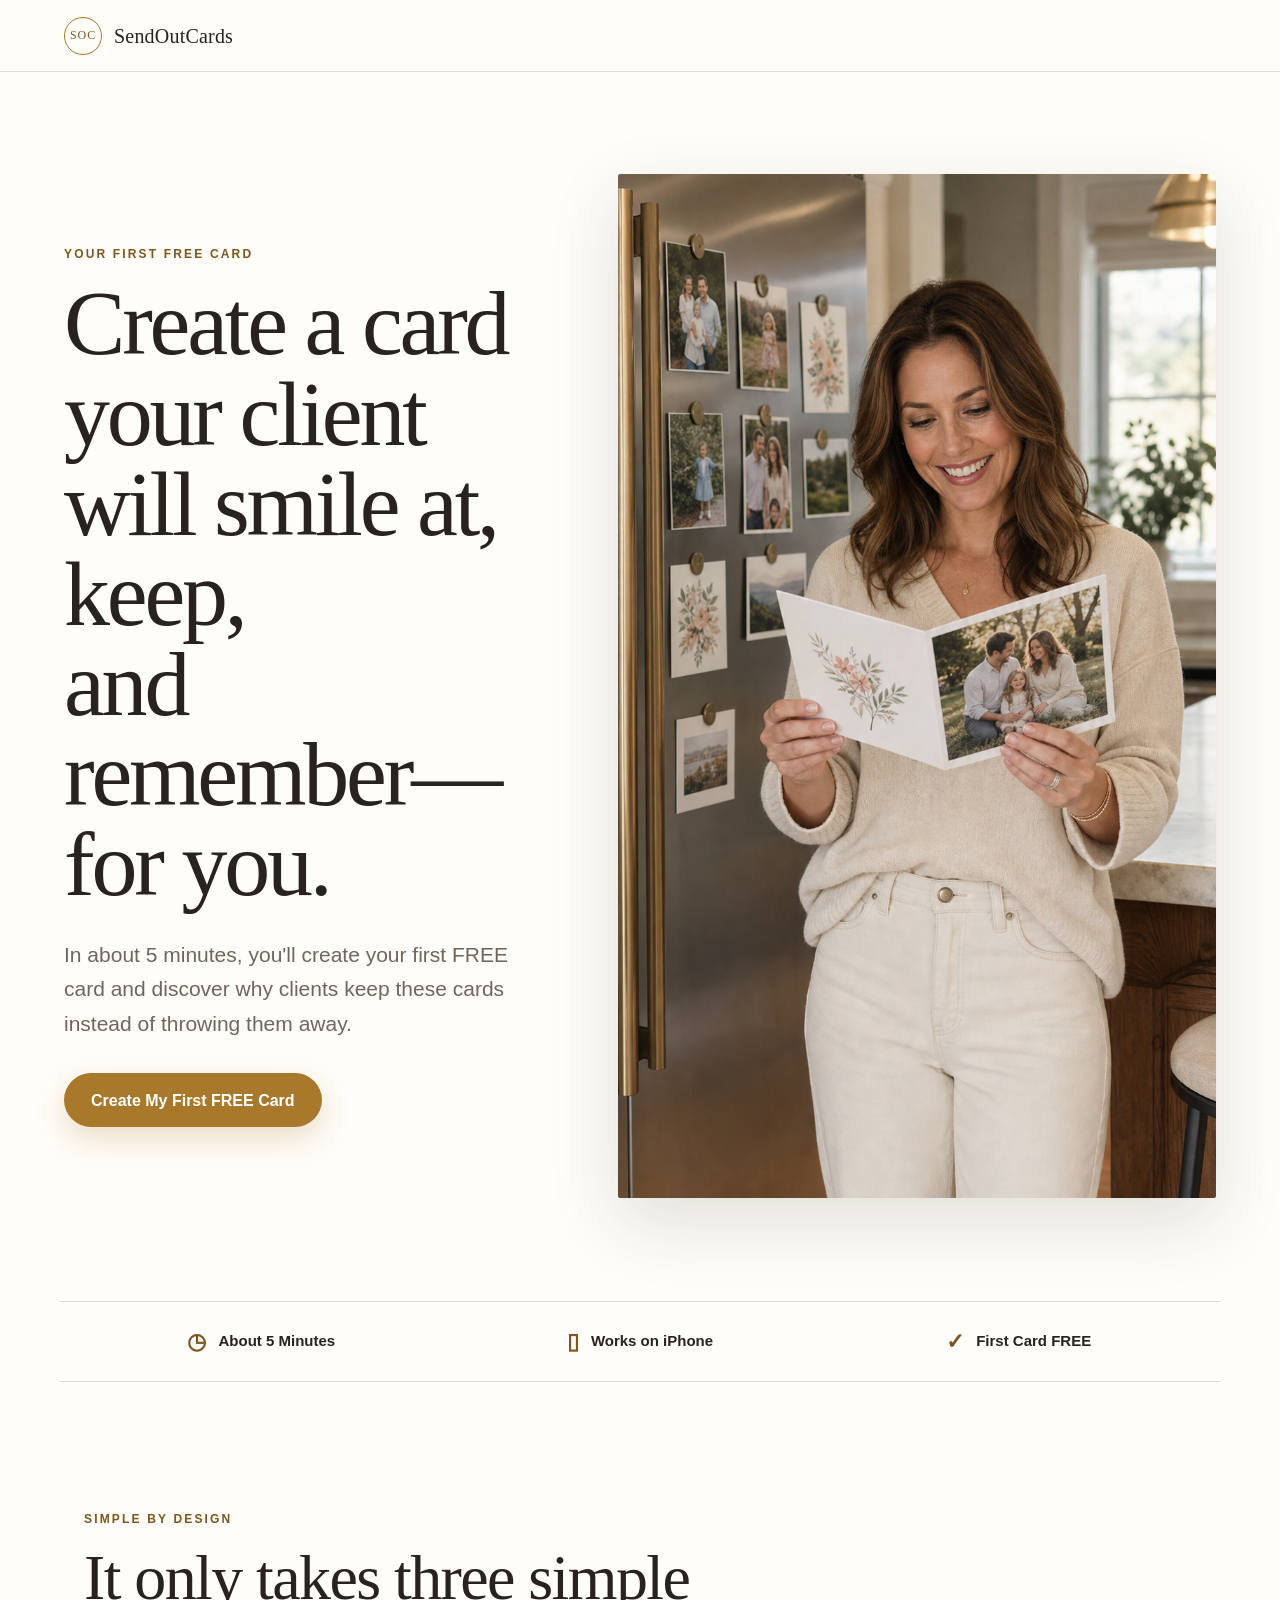
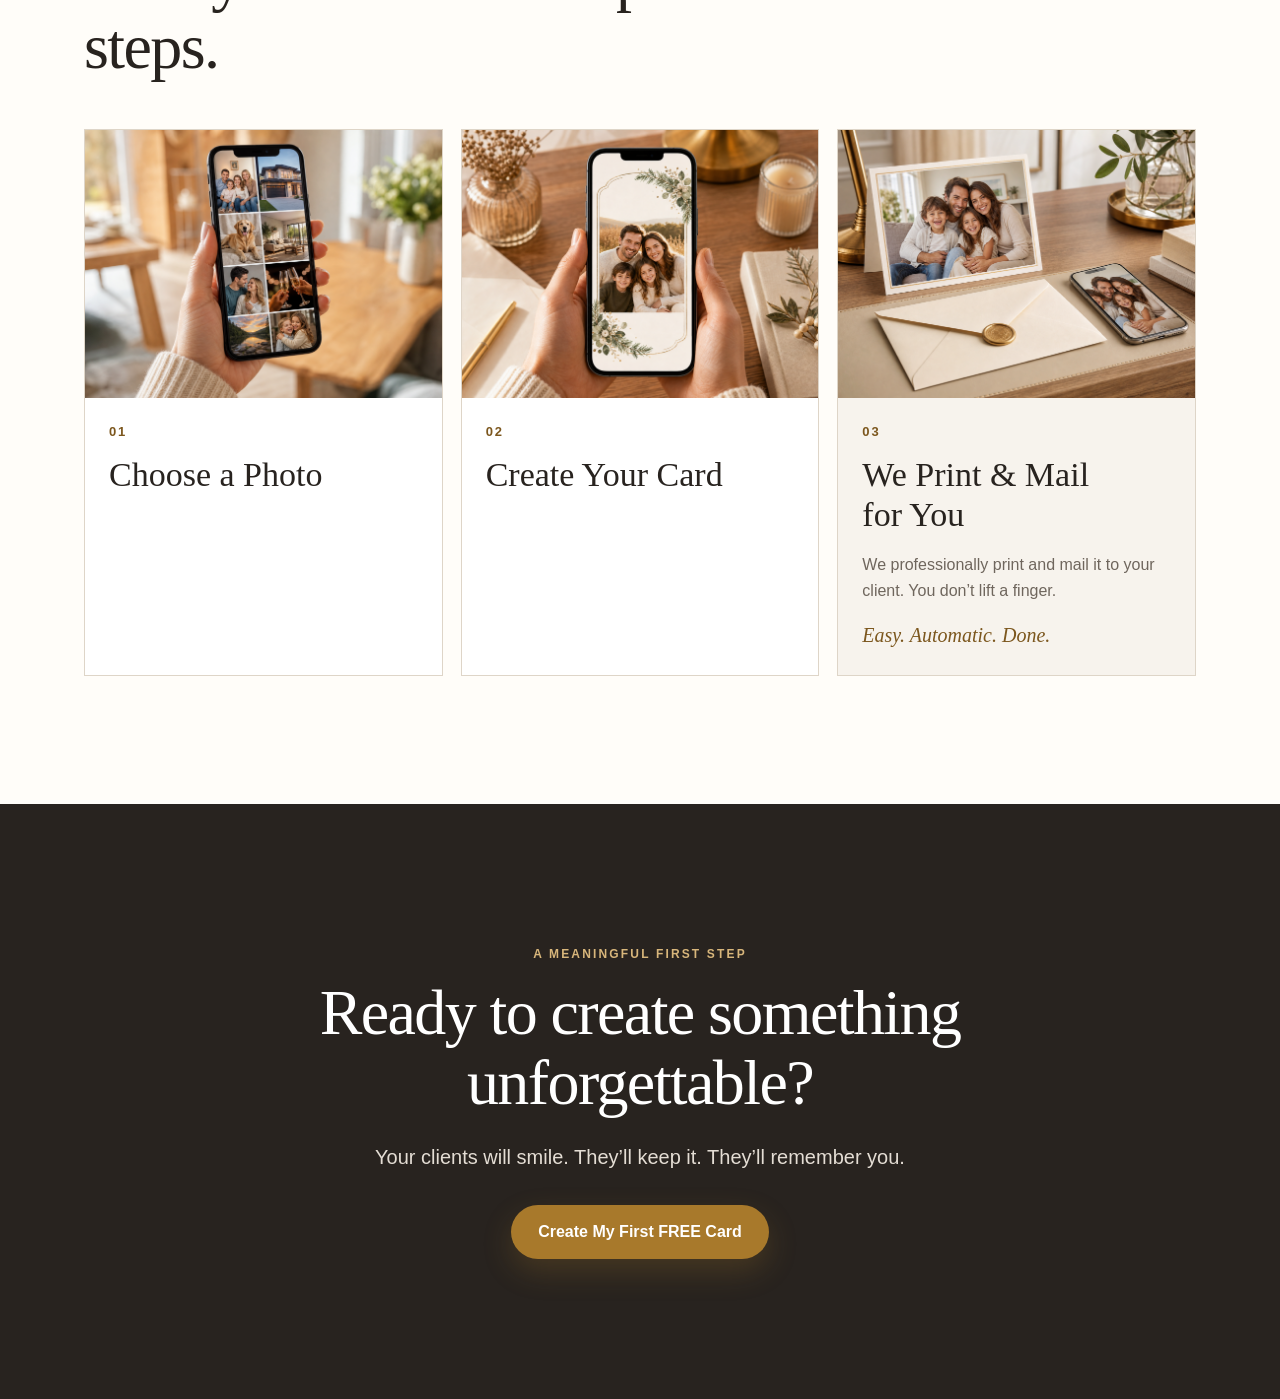
<file: Engines/First-FREE-Card-Experience/Production/Landing-Page/index.html>
<!doctype html>
<html lang="en">
<head>
  <meta charset="utf-8">
  <meta name="viewport" content="width=device-width, initial-scale=1">
  <meta name="description" content="Create your first FREE card in about five minutes and discover why clients keep these cards.">
  <title>Create My First FREE Card</title>
  <link rel="stylesheet" href="styles.css">
</head>
<body>
  <header class="site-header" aria-label="SendOutCards">
    <a class="wordmark" href="#top" aria-label="SendOutCards home">
      <span class="wordmark-mark" aria-hidden="true">SOC</span>
      <span class="wordmark-name">SendOutCards</span>
    </a>
  </header>

  <main id="top">
    <section class="hero" aria-labelledby="hero-title">
      <div class="hero-copy">
        <p class="eyebrow">Your first FREE card</p>
        <h1 id="hero-title">Create a card your client will smile at,<br>keep,<br>and remember—for you.</h1>
        <p class="hero-subheadline">In about 5 minutes, you'll create your first FREE card and discover why clients keep these cards instead of throwing them away.</p>
        <a class="button button-primary" href="https://www.SendOutCards.com/u/StayInTouch">Create My First FREE Card</a>
      </div>

      <figure class="hero-image">
        <picture>
          <source media="(max-width: 719px)" srcset="assets/hero-client-card-mobile.png">
          <img src="assets/hero-client-card-v2.png" alt="Smiling homeowner reading a personalized photo card beside a refrigerator displaying family photos and cards" width="1536" height="1024">
        </picture>
      </figure>
    </section>

    <section class="trust-strip" aria-label="What to expect">
      <div class="trust-item">
        <span class="trust-icon" aria-hidden="true">◷</span>
        <span>About 5 Minutes</span>
      </div>
      <div class="trust-item">
        <span class="trust-icon" aria-hidden="true">▯</span>
        <span>Works on iPhone</span>
      </div>
      <div class="trust-item">
        <span class="trust-icon" aria-hidden="true">✓</span>
        <span>First Card FREE</span>
      </div>
    </section>

    <section class="how-it-works" aria-labelledby="steps-title">
      <div class="section-heading">
        <p class="eyebrow">Simple by design</p>
        <h2 id="steps-title">It only takes three simple steps.</h2>
      </div>

      <ol class="steps">
        <li class="step">
          <div class="step-media">
            <img src="assets/step-1-choose-photo.png" alt="iPhone displaying a selection of personal photos" width="1448" height="1086" loading="lazy">
          </div>
          <div class="step-copy">
            <div class="step-heading">
              <span class="step-number">01</span>
              <h3>Choose a Photo</h3>
            </div>
          </div>
        </li>
        <li class="step">
          <div class="step-media">
            <img src="assets/step-2-create-card.png" alt="Personalized photo card preview displayed on an iPhone" width="1448" height="1086" loading="lazy">
          </div>
          <div class="step-copy">
            <div class="step-heading">
              <span class="step-number">02</span>
              <h3>Create Your Card</h3>
            </div>
          </div>
        </li>
        <li class="step step-featured">
          <div class="step-media">
            <img src="assets/step-3-print-mail.png" alt="Professionally printed personalized photo card with an envelope and matching phone preview" width="1448" height="1086" loading="lazy">
          </div>
          <div class="step-copy">
            <div class="step-heading">
              <span class="step-number">03</span>
              <h3>We Print &amp; Mail for You</h3>
            </div>
            <p>We professionally print and mail it to your client. You don’t lift a finger.</p>
            <p class="accent-line">Easy. Automatic. Done.</p>
          </div>
        </li>
      </ol>
    </section>

    <section class="closing" aria-labelledby="closing-title">
      <div class="closing-inner">
        <p class="eyebrow">A meaningful first step</p>
        <h2 id="closing-title">Ready to create something unforgettable?</h2>
        <p>Your clients will smile. They’ll keep it. They’ll remember you.</p>
        <a class="button button-primary" href="https://www.SendOutCards.com/u/StayInTouch">Create My First FREE Card</a>
      </div>
    </section>
  </main>

  <script src="script.js"></script>
</body>
</html>
</file>
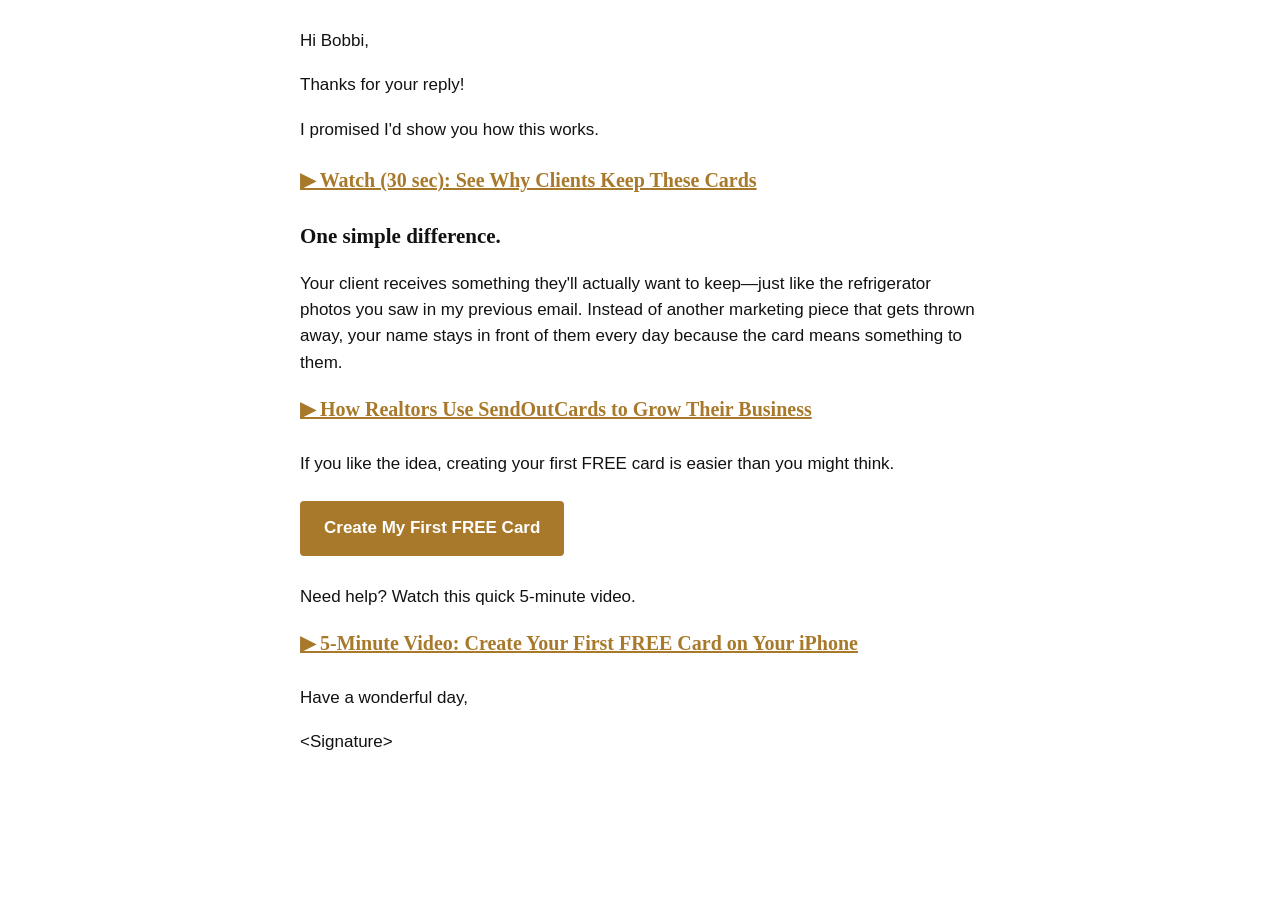
<file: Engines/Second-Impression/Email-2-V1.4.html>
<!doctype html>
<!-- Email #2 V1.4 -->
<html lang="en">
<head>
  <meta charset="utf-8">
  <meta name="viewport" content="width=device-width, initial-scale=1">
  <title>Here's the 30-second idea I promised</title>
  <style>
    @media only screen and (max-width: 600px) {
      .free-card-button {
        font-size: 19px !important;
        padding: 17px 28px !important;
      }
    }
  </style>
</head>
<body style="margin:0; padding:0; background-color:#ffffff; color:#121212; font-family:Arial, Helvetica, sans-serif;">
  <table role="presentation" width="100%" cellspacing="0" cellpadding="0" border="0" style="background-color:#ffffff;">
    <tr>
      <td align="center" style="padding:28px 16px;">
        <table role="presentation" width="100%" cellspacing="0" cellpadding="0" border="0" style="max-width:680px; border-collapse:collapse;">
          <tr>
            <td style="font-size:17px; line-height:1.55; color:#121212;">
              <p style="margin:0 0 18px;">Hi Bobbi,</p>
              <p style="margin:0 0 18px;">Thanks for your reply!</p>
              <p style="margin:0 0 22px;">I promised I'd show you how this works.</p>
              <p style="margin:0 0 24px;"><a href="https://youtu.be/E0pFkcpwpJg?is=s7Nmn8d_UT-2QA-m" style="color:#a8792b; font-family:Georgia, 'Times New Roman', serif; font-size:20px; font-weight:bold; text-decoration:underline;">▶ Watch (30 sec): See Why Clients Keep These Cards</a></p>
              <p style="margin:0 0 18px; font-family:Georgia, 'Times New Roman', serif; font-size:21px; font-weight:bold;">One simple difference.</p>
              <p style="margin:0 0 18px;">Your client receives something they'll actually want to keep—just like the refrigerator photos you saw in my previous email. Instead of another marketing piece that gets thrown away, your name stays in front of them every day because the card means something to them.</p>
              <p style="margin:0 0 26px;"><a href="https://www.youtube.com/watch?v=L1_nKfAYxtg" style="color:#a8792b; font-family:Georgia, 'Times New Roman', serif; font-size:20px; font-weight:bold; text-decoration:underline;">▶ How Realtors Use SendOutCards to Grow Their Business</a></p>
              <p style="margin:0 0 24px;">If you like the idea, creating your first FREE card is easier than you might think.</p>
              <table role="presentation" cellspacing="0" cellpadding="0" border="0" style="margin:0 0 28px;">
                <tr>
                  <td align="center" bgcolor="#a8792b" style="border-radius:4px;"><a class="free-card-button" href="https://junelynne168.github.io/SOC-Central-System/" style="display:inline-block; padding:14px 24px; color:#ffffff; font-family:Arial, Helvetica, sans-serif; font-size:17px; font-weight:bold; text-decoration:none;">Create My First FREE Card</a></td>
                </tr>
              </table>
              <p style="margin:0 0 18px;">Need help? Watch this quick 5-minute video.</p>
              <p style="margin:0 0 26px;"><a href="https://youtu.be/1IKlZND7FLA?is=LOCWIK3v5B-2LGZ0" style="color:#a8792b; font-family:Georgia, 'Times New Roman', serif; font-size:20px; font-weight:bold; text-decoration:underline;">▶ 5-Minute Video: Create Your First FREE Card on Your iPhone</a></p>
              <p style="margin:0 0 18px;">Have a wonderful day,</p>
              <p style="margin:0;">&lt;Signature&gt;</p>
            </td>
          </tr>
        </table>
      </td>
    </tr>
  </table>
</body>
</html>
</file>
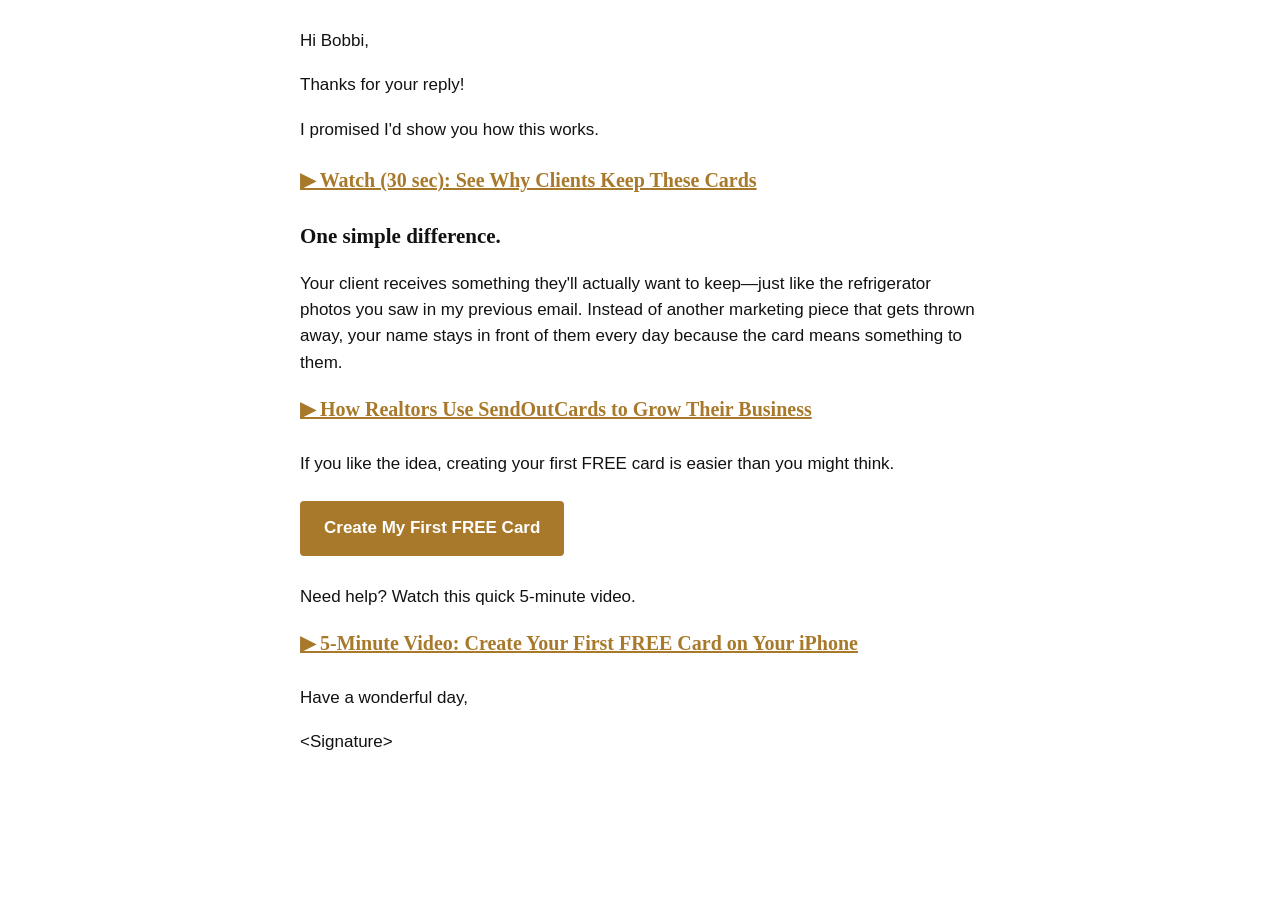
<file: Engines/Second-Impression/Email-2-V1.5.html>
<!doctype html>
<!-- Email #2 V1.5 -->
<html lang="en">
<head>
  <meta charset="utf-8">
  <meta name="viewport" content="width=device-width, initial-scale=1">
  <title>Here's the 30-second idea I promised</title>
  <style>
    @media only screen and (max-width: 600px) {
      .free-card-button {
        font-size: 19px !important;
        padding: 17px 28px !important;
      }
    }
  </style>
</head>
<body style="margin:0; padding:0; background-color:#ffffff; color:#121212; font-family:Arial, Helvetica, sans-serif;">
  <table role="presentation" width="100%" cellspacing="0" cellpadding="0" border="0" style="background-color:#ffffff;">
    <tr>
      <td align="center" style="padding:28px 16px;">
        <table role="presentation" width="100%" cellspacing="0" cellpadding="0" border="0" style="max-width:680px; border-collapse:collapse;">
          <tr>
            <td style="font-size:17px; line-height:1.55; color:#121212;">
              <p style="margin:0 0 18px;">Hi Bobbi,</p>
              <p style="margin:0 0 18px;">Thanks for your reply!</p>
              <p style="margin:0 0 22px;">I promised I'd show you how this works.</p>
              <p style="margin:0 0 24px;"><a href="https://youtu.be/E0pFkcpwpJg?is=s7Nmn8d_UT-2QA-m" style="color:#a8792b; font-family:Georgia, 'Times New Roman', serif; font-size:20px; font-weight:bold; text-decoration:underline;">▶ Watch (30 sec): See Why Clients Keep These Cards</a></p>
              <p style="margin:0 0 18px; font-family:Georgia, 'Times New Roman', serif; font-size:21px; font-weight:bold;">One simple difference.</p>
              <p style="margin:0 0 18px;">Your client receives something they'll actually want to keep—just like the refrigerator photos you saw in my previous email. Instead of another marketing piece that gets thrown away, your name stays in front of them every day because the card means something to them.</p>
              <p style="margin:0 0 26px;"><a href="https://www.youtube.com/watch?v=L1_nKfAYxtg" style="color:#a8792b; font-family:Georgia, 'Times New Roman', serif; font-size:20px; font-weight:bold; text-decoration:underline;">▶ How Realtors Use SendOutCards to Grow Their Business</a></p>
              <p style="margin:0 0 24px;">If you like the idea, creating your first FREE card is easier than you might think.</p>
              <table role="presentation" cellspacing="0" cellpadding="0" border="0" style="margin:0 0 28px;">
                <tr>
                  <td align="center" bgcolor="#a8792b" style="border-radius:4px;"><a class="free-card-button" href="https://junelynne168.github.io/SOC-Central-System/" style="display:inline-block; padding:14px 24px; color:#ffffff; font-family:Arial, Helvetica, sans-serif; font-size:17px; font-weight:bold; text-decoration:none;">Create My First FREE Card</a></td>
                </tr>
              </table>
              <p style="margin:0 0 18px;">Need help? Watch this quick 5-minute video.</p>
              <p style="margin:0 0 26px;"><a href="https://youtu.be/1IKlZND7FLA?is=LOCWIK3v5B-2LGZ0" style="color:#a8792b; font-family:Georgia, 'Times New Roman', serif; font-size:20px; font-weight:bold; text-decoration:underline;">▶ 5-Minute Video: Create Your First FREE Card on Your iPhone</a></p>
              <p style="margin:0 0 18px;">Have a wonderful day,</p>
              <p style="margin:0;">&lt;Signature&gt;</p>
            </td>
          </tr>
        </table>
      </td>
    </tr>
  </table>
</body>
</html>
</file>
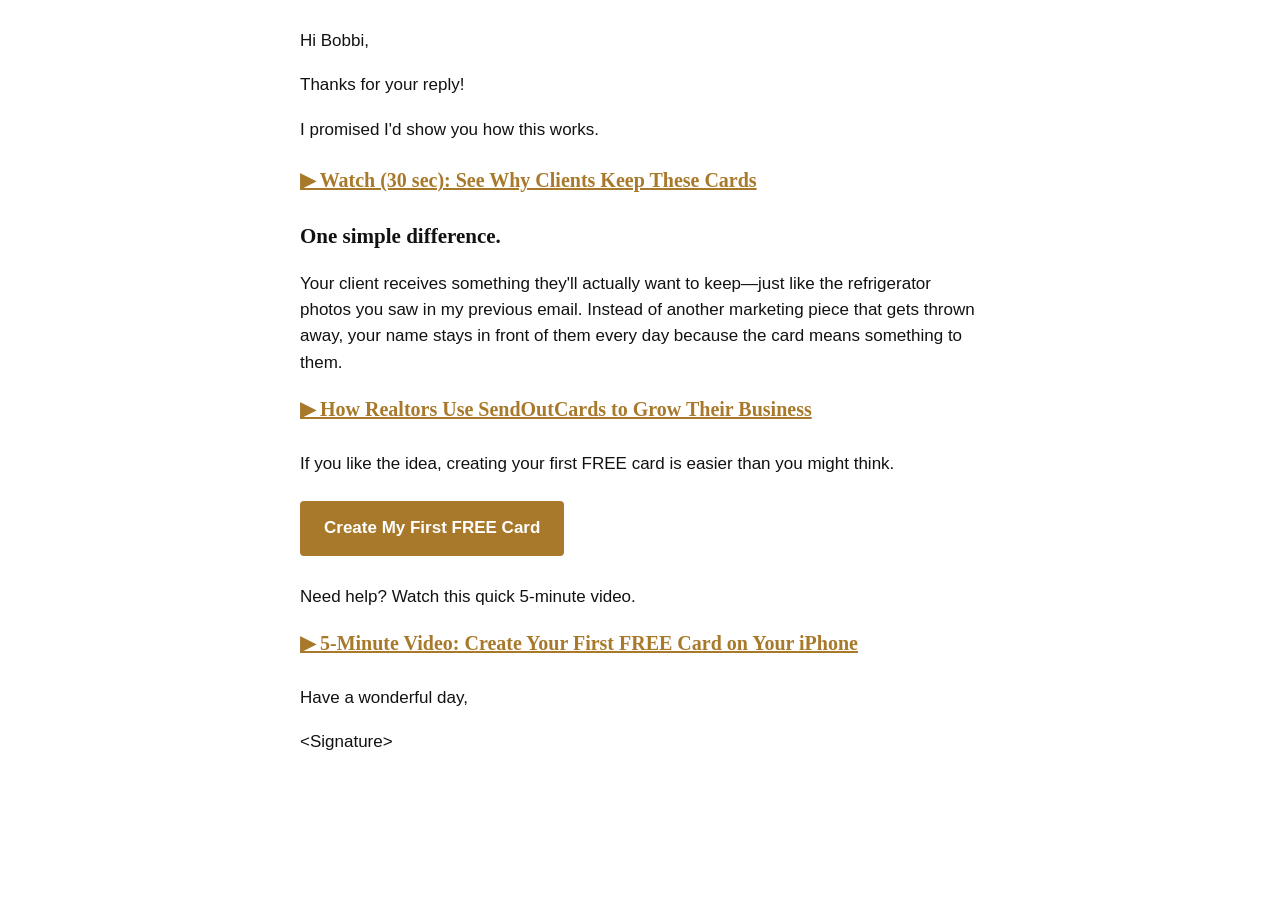
<file: Engines/Second-Impression/Email-2-V1.6.html>
<!doctype html>
<!-- Email #2 V1.6 -->
<html lang="en">
<head>
  <meta charset="utf-8">
  <meta name="viewport" content="width=device-width, initial-scale=1">
  <title>Here's the 30-second idea I promised</title>
  <style>
    @media only screen and (max-width: 600px) {
      .free-card-button {
        font-size: 19px !important;
        padding: 17px 28px !important;
      }
    }
  </style>
</head>
<body style="margin:0; padding:0; background-color:#ffffff; color:#121212; font-family:Arial, Helvetica, sans-serif;">
  <table role="presentation" width="100%" cellspacing="0" cellpadding="0" border="0" style="background-color:#ffffff;">
    <tr>
      <td align="center" style="padding:28px 16px;">
        <table role="presentation" width="100%" cellspacing="0" cellpadding="0" border="0" style="max-width:680px; border-collapse:collapse;">
          <tr>
            <td style="font-size:17px; line-height:1.55; color:#121212;">
              <p style="margin:0 0 18px;">Hi Bobbi,</p>
              <p style="margin:0 0 18px;">Thanks for your reply!</p>
              <p style="margin:0 0 22px;">I promised I'd show you how this works.</p>
              <p style="margin:0 0 24px;"><a href="https://youtu.be/E0pFkcpwpJg?is=s7Nmn8d_UT-2QA-m" style="color:#a8792b; font-family:Georgia, 'Times New Roman', serif; font-size:20px; font-weight:bold; text-decoration:underline;">▶ Watch (30 sec): See Why Clients Keep These Cards</a></p>
              <p style="margin:0 0 18px; font-family:Georgia, 'Times New Roman', serif; font-size:21px; font-weight:bold;">One simple difference.</p>
              <p style="margin:0 0 18px;">Your client receives something they'll actually want to keep—just like the refrigerator photos you saw in my previous email. Instead of another marketing piece that gets thrown away, your name stays in front of them every day because the card means something to them.</p>
              <p style="margin:0 0 26px;"><a href="https://www.youtube.com/watch?v=L1_nKfAYxtg" style="color:#a8792b; font-family:Georgia, 'Times New Roman', serif; font-size:20px; font-weight:bold; text-decoration:underline;">▶ How Realtors Use SendOutCards to Grow Their Business</a></p>
              <p style="margin:0 0 24px;">If you like the idea, creating your first FREE card is easier than you might think.</p>
              <table role="presentation" cellspacing="0" cellpadding="0" border="0" style="margin:0 0 28px;">
                <tr>
                  <td align="center" bgcolor="#a8792b" style="border-radius:4px;"><a class="free-card-button" href="https://junelynne168.github.io/SOC-Central-System/" style="display:inline-block; padding:14px 24px; color:#ffffff; font-family:Arial, Helvetica, sans-serif; font-size:17px; font-weight:bold; text-decoration:none;">Create My First FREE Card</a></td>
                </tr>
              </table>
              <p style="margin:0 0 18px;">Need help? Watch this quick 5-minute video.</p>
              <p style="margin:0 0 26px;"><a href="https://youtu.be/1IKlZND7FLA?is=LOCWIK3v5B-2LGZ0" style="color:#a8792b; font-family:Georgia, 'Times New Roman', serif; font-size:20px; font-weight:bold; text-decoration:underline;">▶ 5-Minute Video: Create Your First FREE Card on Your iPhone</a></p>
              <p style="margin:0 0 18px;">Have a wonderful day,</p>
              <p style="margin:0;">&lt;Signature&gt;</p>
            </td>
          </tr>
        </table>
      </td>
    </tr>
  </table>
</body>
</html>
</file>
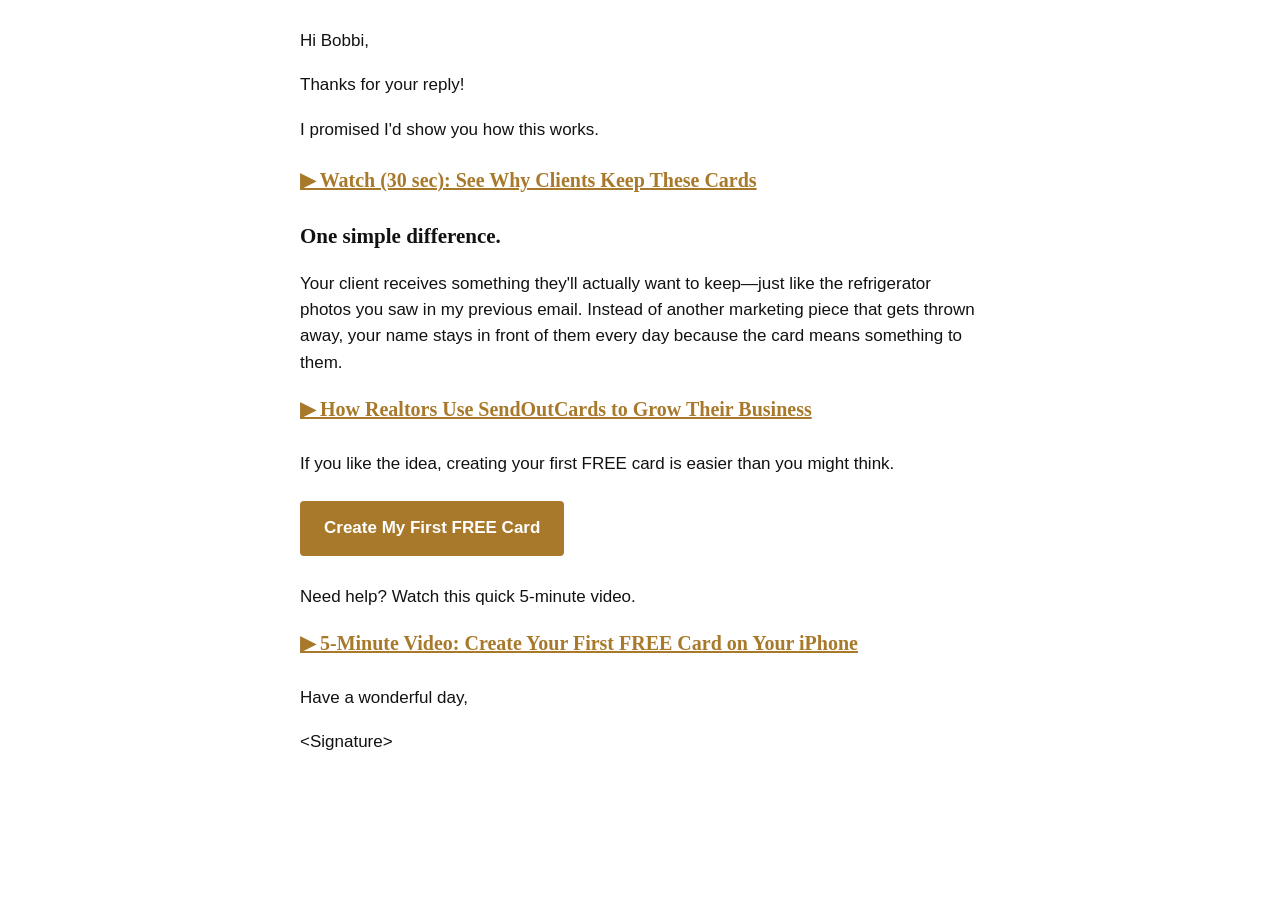
<file: Engines/Second-Impression/Email-2.html>
<!doctype html>
<!-- Email #2 V1.3 -->
<html lang="en">
<head>
  <meta charset="utf-8">
  <meta name="viewport" content="width=device-width, initial-scale=1">
  <title>Here's the 30-second idea I promised</title>
  <style>
    @media only screen and (max-width: 600px) {
      .free-card-button {
        font-size: 19px !important;
        padding: 17px 28px !important;
      }
    }
  </style>
</head>
<body style="margin:0; padding:0; background-color:#ffffff; color:#121212; font-family:Arial, Helvetica, sans-serif;">
  <table role="presentation" width="100%" cellspacing="0" cellpadding="0" border="0" style="background-color:#ffffff;">
    <tr>
      <td align="center" style="padding:28px 16px;">
        <table role="presentation" width="100%" cellspacing="0" cellpadding="0" border="0" style="max-width:680px; border-collapse:collapse;">
          <tr>
            <td style="font-size:17px; line-height:1.55; color:#121212;">
              <p style="margin:0 0 18px;">Hi Bobbi,</p>
              <p style="margin:0 0 18px;">Thanks for your reply!</p>
              <p style="margin:0 0 22px;">I promised I'd show you how this works.</p>
              <p style="margin:0 0 24px;"><a href="https://youtu.be/E0pFkcpwpJg?is=s7Nmn8d_UT-2QA-m" style="color:#a8792b; font-family:Georgia, 'Times New Roman', serif; font-size:20px; font-weight:bold; text-decoration:underline;">▶ Watch (30 sec): See Why Clients Keep These Cards</a></p>
              <p style="margin:0 0 18px; font-family:Georgia, 'Times New Roman', serif; font-size:21px; font-weight:bold;">One simple difference.</p>
              <p style="margin:0 0 18px;">Your client receives something they'll actually want to keep—just like the refrigerator photos you saw in my previous email. Instead of another marketing piece that gets thrown away, your name stays in front of them every day because the card means something to them.</p>
              <p style="margin:0 0 26px;"><a href="https://www.youtube.com/watch?v=L1_nKfAYxtg" style="color:#a8792b; font-family:Georgia, 'Times New Roman', serif; font-size:20px; font-weight:bold; text-decoration:underline;">▶ How Realtors Use SendOutCards to Grow Their Business</a></p>
              <p style="margin:0 0 24px;">If you like the idea, creating your first FREE card is easier than you might think.</p>
              <table role="presentation" cellspacing="0" cellpadding="0" border="0" style="margin:0 0 28px;">
                <tr>
                  <td align="center" bgcolor="#a8792b" style="border-radius:4px;"><a class="free-card-button" href="https://www.SendOutCards.com/u/StayInTouch" style="display:inline-block; padding:14px 24px; color:#ffffff; font-family:Arial, Helvetica, sans-serif; font-size:17px; font-weight:bold; text-decoration:none;">Create My First FREE Card</a></td>
                </tr>
              </table>
              <p style="margin:0 0 18px;">Need help? Watch this quick 5-minute video.</p>
              <p style="margin:0 0 26px;"><a href="https://youtu.be/1IKlZND7FLA?is=LOCWIK3v5B-2LGZ0" style="color:#a8792b; font-family:Georgia, 'Times New Roman', serif; font-size:20px; font-weight:bold; text-decoration:underline;">▶ 5-Minute Video: Create Your First FREE Card on Your iPhone</a></p>
              <p style="margin:0 0 18px;">Have a wonderful day,</p>
              <p style="margin:0;">&lt;Signature&gt;</p>
            </td>
          </tr>
        </table>
      </td>
    </tr>
  </table>
</body>
</html>
</file>
<file: Engines/First-FREE-Card-Experience/Production/Landing-Page/styles.css>
:root {
  --ink: #28231f;
  --muted: #6f665d;
  --cream: #f7f3ed;
  --paper: #fffdf9;
  --gold: #a8792b;
  --gold-dark: #7c571e;
  --line: #ded5c8;
  --shadow: 0 24px 70px rgba(48, 39, 30, 0.14);
}

* {
  box-sizing: border-box;
}

html {
  scroll-behavior: smooth;
}

body {
  margin: 0;
  background: var(--paper);
  color: var(--ink);
  font-family: "Helvetica Neue", Arial, sans-serif;
  font-size: 16px;
  line-height: 1.6;
}

img {
  display: block;
  max-width: 100%;
}

a {
  color: inherit;
}

.site-header {
  display: flex;
  align-items: center;
  min-height: 72px;
  padding: 16px clamp(20px, 5vw, 72px);
  border-bottom: 1px solid rgba(222, 213, 200, 0.72);
  background: rgba(255, 253, 249, 0.96);
}

.wordmark {
  display: inline-flex;
  gap: 12px;
  align-items: center;
  color: var(--ink);
  text-decoration: none;
}

.wordmark-mark {
  display: grid;
  width: 38px;
  height: 38px;
  place-items: center;
  border: 1px solid var(--gold);
  border-radius: 50%;
  color: var(--gold-dark);
  font-family: Georgia, "Times New Roman", serif;
  font-size: 12px;
  letter-spacing: 0.08em;
}

.wordmark-name {
  font-family: Georgia, "Times New Roman", serif;
  font-size: 20px;
  letter-spacing: 0.01em;
}

.hero {
  display: grid;
  gap: clamp(28px, 5vw, 72px);
  align-items: center;
  max-width: 1500px;
  margin: 0 auto;
  padding: clamp(48px, 8vw, 112px) clamp(20px, 5vw, 72px);
}

.hero-copy {
  position: relative;
  z-index: 1;
}

.eyebrow {
  margin: 0 0 14px;
  color: var(--gold-dark);
  font-size: 12px;
  font-weight: 700;
  letter-spacing: 0.18em;
  text-transform: uppercase;
}

h1,
h2,
h3,
p {
  text-wrap: pretty;
}

h1,
h2,
h3 {
  font-family: Georgia, "Times New Roman", serif;
  font-weight: 400;
}

h1 {
  max-width: 760px;
  margin: 0;
  font-size: clamp(42px, 7.4vw, 92px);
  line-height: 0.98;
  letter-spacing: -0.035em;
}

.hero-subheadline {
  max-width: 630px;
  margin: 28px 0 32px;
  color: var(--muted);
  font-size: clamp(17px, 2vw, 21px);
  line-height: 1.65;
}

.button {
  display: inline-flex;
  min-height: 54px;
  align-items: center;
  justify-content: center;
  border: 2px solid transparent;
  border-radius: 999px;
  padding: 14px 25px;
  font-weight: 700;
  line-height: 1.2;
  text-align: center;
  text-decoration: none;
  transition: background-color 160ms ease, transform 160ms ease, box-shadow 160ms ease;
}

.button-primary {
  background: var(--gold);
  box-shadow: 0 12px 30px rgba(168, 121, 43, 0.24);
  color: #fff;
}

.button-primary:hover {
  background: var(--gold-dark);
  transform: translateY(-1px);
}

.button:focus-visible,
.wordmark:focus-visible {
  outline: 3px solid rgba(168, 121, 43, 0.42);
  outline-offset: 4px;
}

.hero-image {
  overflow: hidden;
  margin: 0;
  border-radius: 2px;
  box-shadow: var(--shadow);
}

.hero-image img {
  width: 100%;
  min-height: 360px;
  object-fit: cover;
  object-position: 58% center;
}

.trust-strip {
  display: grid;
  gap: 16px;
  max-width: 1160px;
  margin: 0 auto;
  padding: 22px 20px;
  border-top: 1px solid var(--line);
  border-bottom: 1px solid var(--line);
}

.trust-item {
  display: flex;
  gap: 12px;
  align-items: center;
  justify-content: center;
  color: var(--ink);
  font-size: 15px;
  font-weight: 700;
}

.trust-icon {
  color: var(--gold-dark);
  font-size: 22px;
}

.how-it-works {
  max-width: 1240px;
  margin: 0 auto;
  padding: clamp(80px, 10vw, 144px) clamp(20px, 5vw, 72px);
}

.section-heading {
  max-width: 720px;
  margin-bottom: 48px;
}

h2 {
  margin: 0;
  font-size: clamp(38px, 5vw, 64px);
  line-height: 1.08;
  letter-spacing: -0.025em;
}

.steps {
  display: grid;
  gap: 18px;
  margin: 0;
  padding: 0;
  list-style: none;
}

.step {
  overflow: hidden;
  border: 1px solid var(--line);
  background: #fff;
}

.step-media {
  overflow: hidden;
  aspect-ratio: 4 / 3;
  background: var(--cream);
}

.step-media img {
  width: 100%;
  height: 100%;
  object-fit: cover;
}

.step-copy {
  padding: 24px;
}

.step-number {
  display: block;
  margin-bottom: 12px;
  color: var(--gold-dark);
  font-size: 13px;
  font-weight: 700;
  letter-spacing: 0.14em;
}

.step h3 {
  margin: 0;
  font-size: clamp(25px, 3vw, 34px);
  line-height: 1.2;
}

.step p {
  max-width: 600px;
  margin: 16px 0 0;
  color: var(--muted);
}

.step-featured {
  background: var(--cream);
}

.step .accent-line {
  color: var(--gold-dark);
  font-family: Georgia, "Times New Roman", serif;
  font-size: 20px;
  font-style: italic;
}

.closing {
  padding: clamp(88px, 11vw, 156px) 20px;
  background: var(--ink);
  color: #fff;
  text-align: center;
}

.closing-inner {
  max-width: 860px;
  margin: 0 auto;
}

.closing .eyebrow {
  color: #d8b67b;
}

.closing p:not(.eyebrow) {
  max-width: 600px;
  margin: 24px auto 32px;
  color: #e4ddd4;
  font-size: clamp(17px, 2vw, 20px);
}

.sr-only {
  position: absolute;
  overflow: hidden;
  width: 1px;
  height: 1px;
  padding: 0;
  border: 0;
  margin: -1px;
  clip: rect(0, 0, 0, 0);
  white-space: nowrap;
}

@media (min-width: 720px) {
  .trust-strip {
    grid-template-columns: repeat(3, 1fr);
  }

  .steps {
    grid-template-columns: repeat(3, 1fr);
  }
}

@media (min-width: 1024px) {
  .hero {
    grid-template-columns: minmax(470px, 0.9fr) minmax(560px, 1.1fr);
  }

  .hero-image img {
    min-height: 650px;
  }

  .steps {
    grid-template-columns: repeat(3, 1fr);
  }
}

@media (max-width: 719px) {
  .site-header {
    min-height: 64px;
  }

  .hero {
    gap: 22px;
    padding-top: 28px;
    padding-bottom: 48px;
  }

  h1 {
    max-width: 350px;
    font-size: clamp(32px, 9.4vw, 38px);
    line-height: 1.06;
    letter-spacing: -0.025em;
  }

  .hero-subheadline {
    margin: 18px 0 20px;
    font-size: 16px;
    line-height: 1.48;
  }

  .button {
    width: 100%;
  }

  .hero-image img {
    height: clamp(360px, 96vw, 410px);
    min-height: 0;
    object-fit: cover;
    object-position: 50% 28%;
  }

  .trust-strip {
    grid-template-columns: repeat(3, 1fr);
    gap: 8px;
    padding: 16px 12px;
  }

  .trust-item {
    gap: 6px;
    justify-content: center;
    font-size: 12px;
    line-height: 1.25;
    text-align: center;
  }

  .trust-icon {
    font-size: 17px;
  }

  .how-it-works {
    padding-top: 72px;
    padding-bottom: 88px;
  }

  .section-heading {
    margin-bottom: 34px;
  }

  .step-copy {
    padding: 22px;
  }

  .step-heading {
    display: flex;
    gap: 8px;
    align-items: baseline;
    width: 100%;
  }

  .step-heading .step-number {
    flex: 0 0 auto;
    margin-bottom: 0;
  }

  .step-heading h3 {
    min-width: 0;
    font-size: clamp(19px, 5.2vw, 22px);
    white-space: nowrap;
  }
}

@media (prefers-reduced-motion: reduce) {
  html {
    scroll-behavior: auto;
  }

  .button {
    transition: none;
  }
}
</file>
